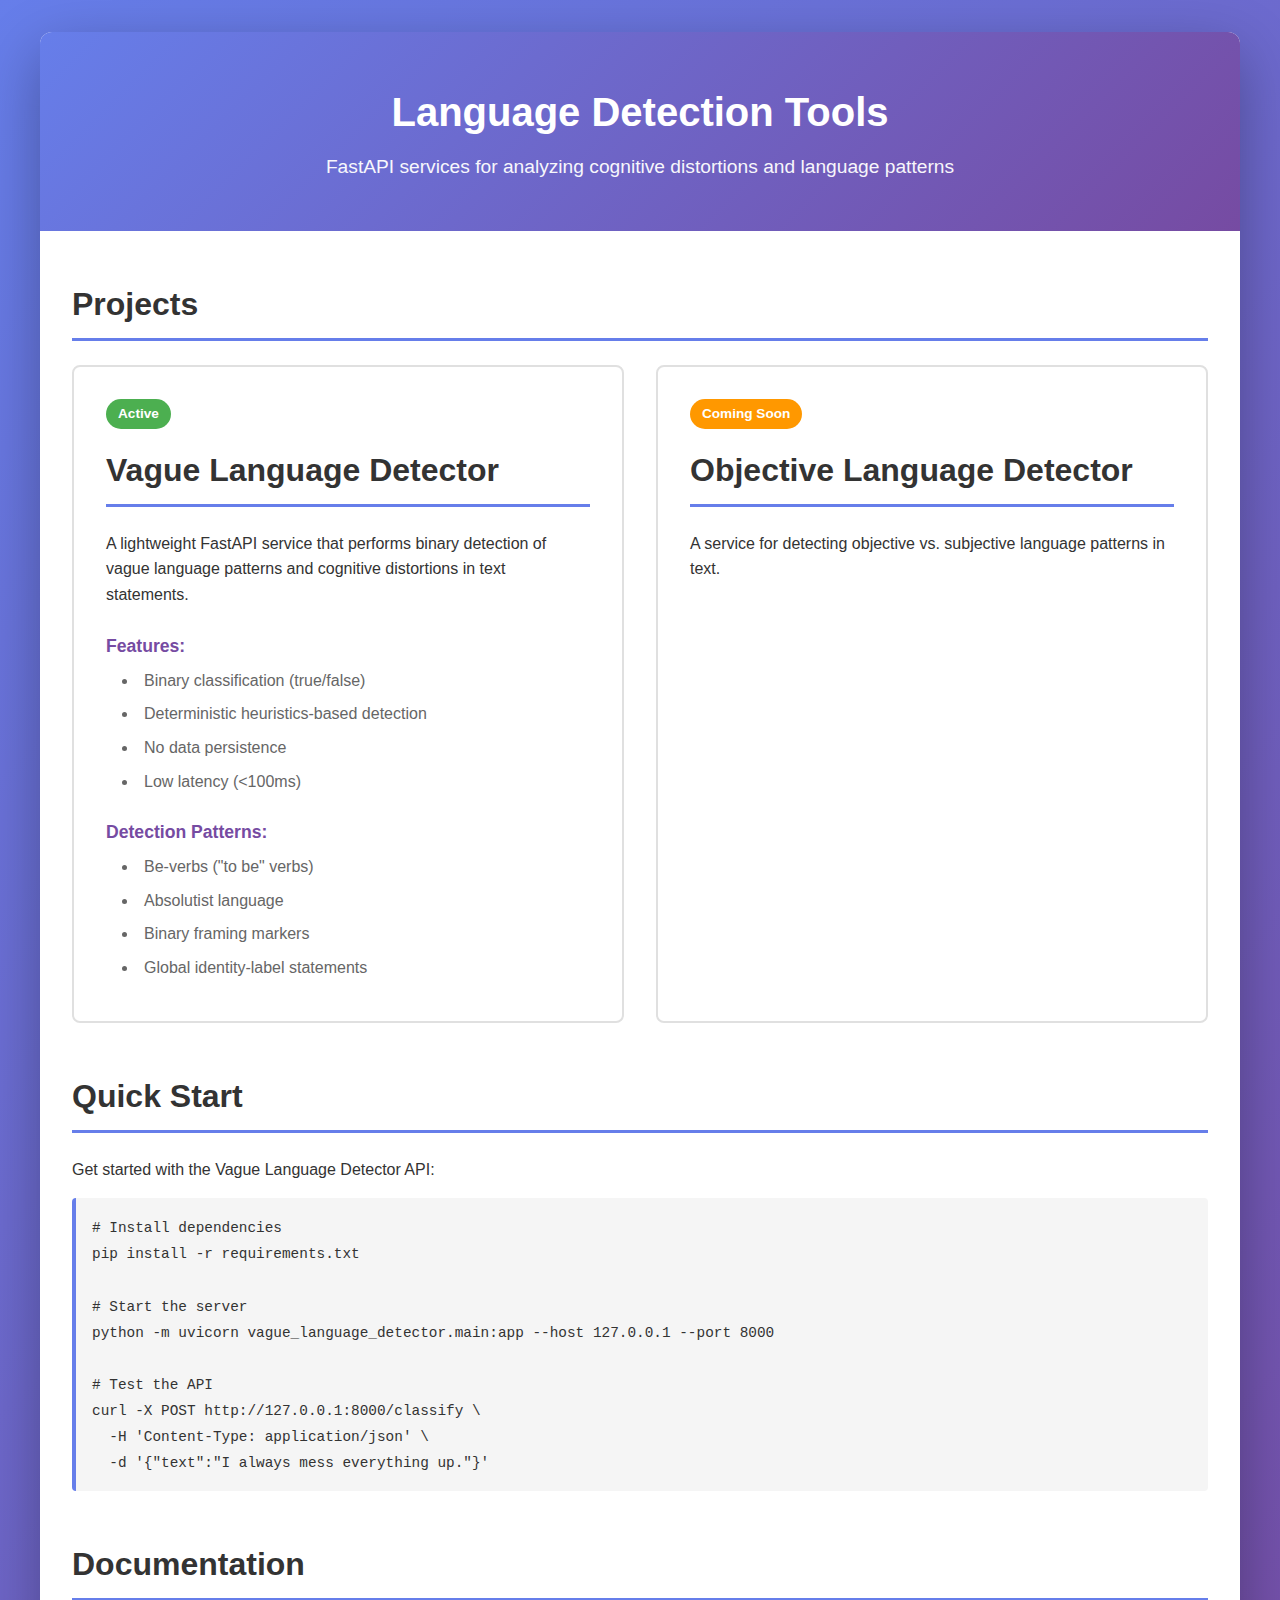
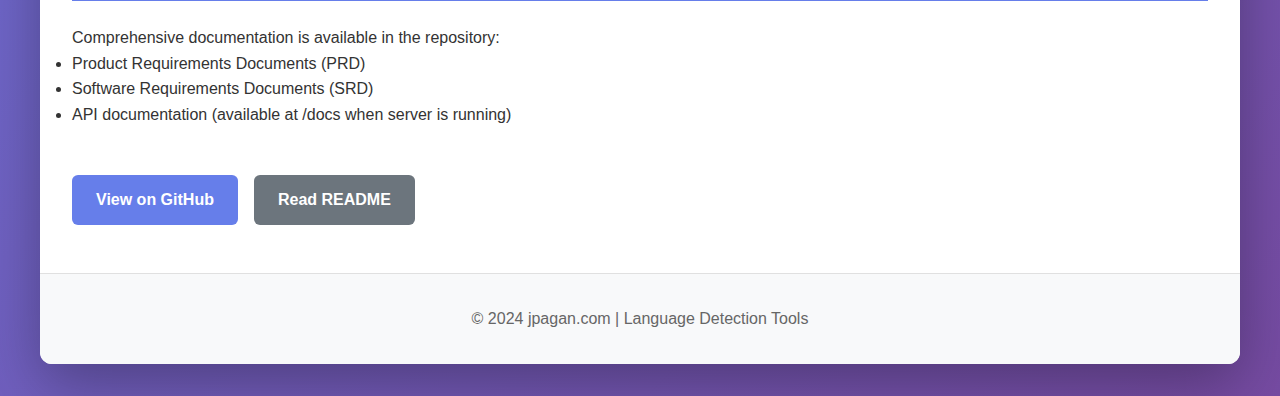
<file: index.html>
<!DOCTYPE html>
<html lang="en">
<head>
    <meta charset="UTF-8">
    <meta name="viewport" content="width=device-width, initial-scale=1.0">
    <title>Language Detection Tools - jpagan.com</title>
    <style>
        * {
            margin: 0;
            padding: 0;
            box-sizing: border-box;
        }

        body {
            font-family: -apple-system, BlinkMacSystemFont, 'Segoe UI', Roboto, Oxygen, Ubuntu, Cantarell, sans-serif;
            line-height: 1.6;
            color: #333;
            background: linear-gradient(135deg, #667eea 0%, #764ba2 100%);
            min-height: 100vh;
            padding: 2rem;
        }

        .container {
            max-width: 1200px;
            margin: 0 auto;
            background: white;
            border-radius: 12px;
            box-shadow: 0 20px 60px rgba(0, 0, 0, 0.3);
            overflow: hidden;
        }

        header {
            background: linear-gradient(135deg, #667eea 0%, #764ba2 100%);
            color: white;
            padding: 3rem 2rem;
            text-align: center;
        }

        header h1 {
            font-size: 2.5rem;
            margin-bottom: 0.5rem;
            font-weight: 700;
        }

        header p {
            font-size: 1.2rem;
            opacity: 0.95;
        }

        .content {
            padding: 3rem 2rem;
        }

        .projects {
            display: grid;
            grid-template-columns: repeat(auto-fit, minmax(300px, 1fr));
            gap: 2rem;
            margin-bottom: 3rem;
        }

        .project-card {
            border: 2px solid #e0e0e0;
            border-radius: 8px;
            padding: 2rem;
            transition: transform 0.3s, box-shadow 0.3s;
        }

        .project-card:hover {
            transform: translateY(-5px);
            box-shadow: 0 10px 30px rgba(0, 0, 0, 0.1);
            border-color: #667eea;
        }

        .project-card h2 {
            color: #667eea;
            margin-bottom: 1rem;
            font-size: 1.5rem;
        }

        .project-card h3 {
            color: #764ba2;
            margin-top: 1.5rem;
            margin-bottom: 0.5rem;
            font-size: 1.1rem;
        }

        .project-card ul {
            list-style-position: inside;
            margin-left: 1rem;
            color: #666;
        }

        .project-card li {
            margin-bottom: 0.5rem;
        }

        .status {
            display: inline-block;
            padding: 0.25rem 0.75rem;
            border-radius: 20px;
            font-size: 0.85rem;
            font-weight: 600;
            margin-bottom: 1rem;
        }

        .status.active {
            background: #4caf50;
            color: white;
        }

        .status.coming-soon {
            background: #ff9800;
            color: white;
        }

        .section {
            margin-bottom: 3rem;
        }

        .section h2 {
            color: #333;
            margin-bottom: 1.5rem;
            font-size: 2rem;
            border-bottom: 3px solid #667eea;
            padding-bottom: 0.5rem;
        }

        .code-block {
            background: #f5f5f5;
            border-left: 4px solid #667eea;
            padding: 1rem;
            margin: 1rem 0;
            border-radius: 4px;
            overflow-x: auto;
        }

        .code-block code {
            font-family: 'Courier New', monospace;
            font-size: 0.9rem;
            color: #333;
        }

        .links {
            display: flex;
            gap: 1rem;
            flex-wrap: wrap;
            margin-top: 2rem;
        }

        .link-button {
            display: inline-block;
            padding: 0.75rem 1.5rem;
            background: #667eea;
            color: white;
            text-decoration: none;
            border-radius: 6px;
            font-weight: 600;
            transition: background 0.3s;
        }

        .link-button:hover {
            background: #764ba2;
        }

        .link-button.secondary {
            background: #6c757d;
        }

        .link-button.secondary:hover {
            background: #5a6268;
        }

        footer {
            background: #f8f9fa;
            padding: 2rem;
            text-align: center;
            color: #666;
            border-top: 1px solid #e0e0e0;
        }

        @media (max-width: 768px) {
            header h1 {
                font-size: 2rem;
            }

            .content {
                padding: 2rem 1rem;
            }

            .projects {
                grid-template-columns: 1fr;
            }
        }
    </style>
</head>
<body>
    <div class="container">
        <header>
            <h1>Language Detection Tools</h1>
            <p>FastAPI services for analyzing cognitive distortions and language patterns</p>
        </header>

        <div class="content">
            <section class="section">
                <h2>Projects</h2>
                <div class="projects">
                    <div class="project-card">
                        <span class="status active">Active</span>
                        <h2>Vague Language Detector</h2>
                        <p>A lightweight FastAPI service that performs binary detection of vague language patterns and cognitive distortions in text statements.</p>
                        
                        <h3>Features:</h3>
                        <ul>
                            <li>Binary classification (true/false)</li>
                            <li>Deterministic heuristics-based detection</li>
                            <li>No data persistence</li>
                            <li>Low latency (&lt;100ms)</li>
                        </ul>

                        <h3>Detection Patterns:</h3>
                        <ul>
                            <li>Be-verbs ("to be" verbs)</li>
                            <li>Absolutist language</li>
                            <li>Binary framing markers</li>
                            <li>Global identity-label statements</li>
                        </ul>
                    </div>

                    <div class="project-card">
                        <span class="status coming-soon">Coming Soon</span>
                        <h2>Objective Language Detector</h2>
                        <p>A service for detecting objective vs. subjective language patterns in text.</p>
                    </div>
                </div>
            </section>

            <section class="section">
                <h2>Quick Start</h2>
                <p>Get started with the Vague Language Detector API:</p>
                
                <div class="code-block">
                    <code>
# Install dependencies<br>
pip install -r requirements.txt<br><br>
# Start the server<br>
python -m uvicorn vague_language_detector.main:app --host 127.0.0.1 --port 8000<br><br>
# Test the API<br>
curl -X POST http://127.0.0.1:8000/classify \<br>
&nbsp;&nbsp;-H 'Content-Type: application/json' \<br>
&nbsp;&nbsp;-d '{"text":"I always mess everything up."}'
                    </code>
                </div>
            </section>

            <section class="section">
                <h2>Documentation</h2>
                <p>Comprehensive documentation is available in the repository:</p>
                <ul>
                    <li>Product Requirements Documents (PRD)</li>
                    <li>Software Requirements Documents (SRD)</li>
                    <li>API documentation (available at /docs when server is running)</li>
                </ul>
            </section>

            <div class="links">
                <a href="https://github.com/jacpagan/vague-language-detector" class="link-button" target="_blank">View on GitHub</a>
                <a href="/README.md" class="link-button secondary">Read README</a>
            </div>
        </div>

        <footer>
            <p>&copy; 2024 jpagan.com | Language Detection Tools</p>
        </footer>
    </div>
</body>
</html>
</file>
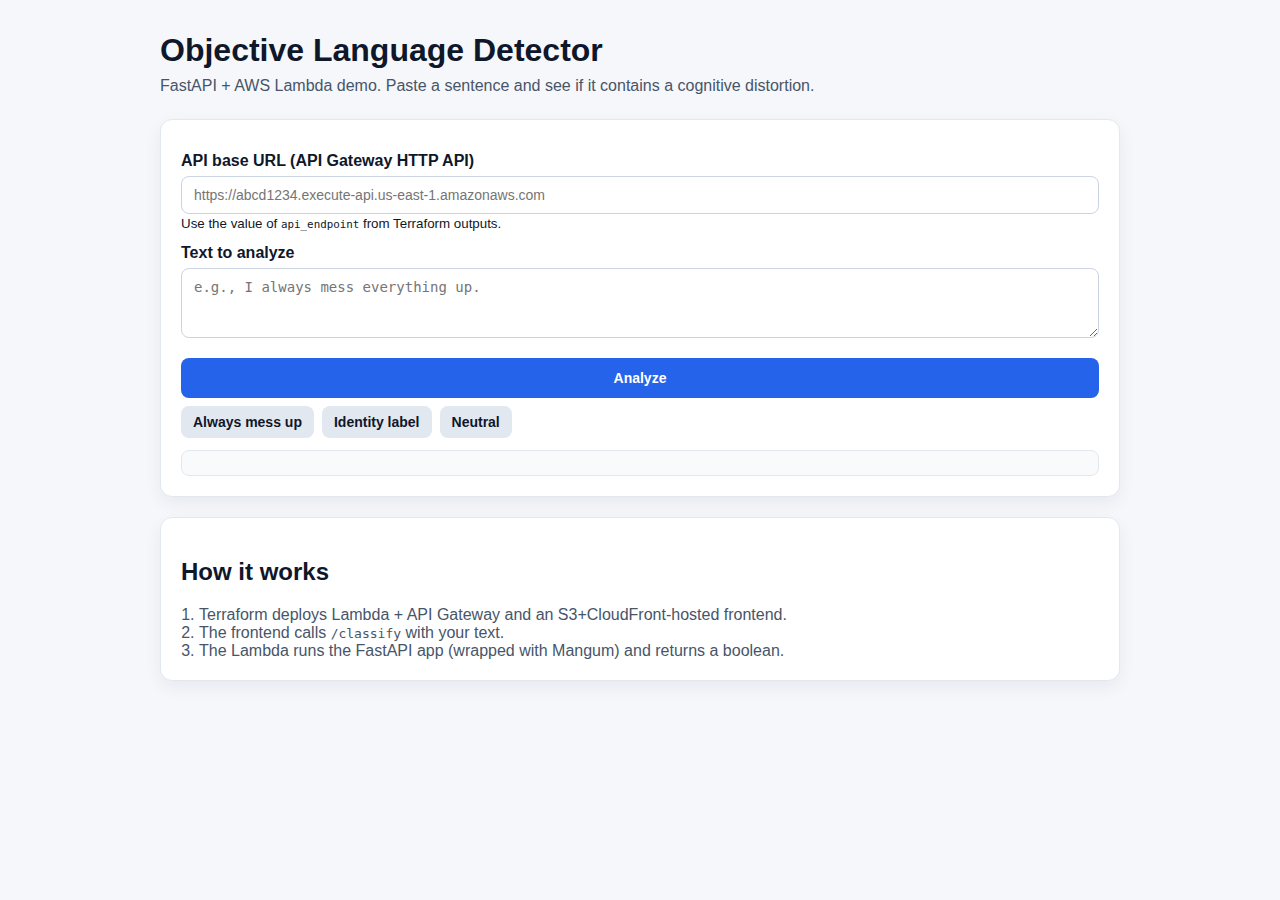
<file: frontend/index.html>
<!DOCTYPE html>
<html lang="en">
<head>
  <meta charset="UTF-8">
  <meta name="viewport" content="width=device-width, initial-scale=1.0">
  <title>Objective Language Detector</title>
  <link rel="stylesheet" href="style.css">
</head>
<body>
  <main class="container">
    <header>
      <h1>Objective Language Detector</h1>
      <p>FastAPI + AWS Lambda demo. Paste a sentence and see if it contains a cognitive distortion.</p>
    </header>

    <section class="card">
      <label for="apiUrl">API base URL (API Gateway HTTP API)</label>
      <input id="apiUrl" type="url" placeholder="https://abcd1234.execute-api.us-east-1.amazonaws.com" />
      <small>Use the value of <code>api_endpoint</code> from Terraform outputs.</small>

      <label for="textInput">Text to analyze</label>
      <textarea id="textInput" rows="3" placeholder="e.g., I always mess everything up."></textarea>

      <div class="actions">
        <button id="submitBtn">Analyze</button>
        <div class="quick-picks">
          <button class="pill" data-text="I always mess everything up.">Always mess up</button>
          <button class="pill" data-text="I am a failure.">Identity label</button>
          <button class="pill" data-text="This failed yesterday.">Neutral</button>
        </div>
      </div>

      <div id="status" class="status"></div>
      <div id="result" class="result"></div>
    </section>

    <section class="card">
      <h2>How it works</h2>
      <ol>
        <li>Terraform deploys Lambda + API Gateway and an S3+CloudFront-hosted frontend.</li>
        <li>The frontend calls <code>/classify</code> with your text.</li>
        <li>The Lambda runs the FastAPI app (wrapped with Mangum) and returns a boolean.</li>
      </ol>
    </section>
  </main>

  <script src="app.js"></script>
</body>
</html>
</file>
<file: frontend/style.css>
:root {
  color-scheme: light;
  font-family: "Inter", -apple-system, BlinkMacSystemFont, "Segoe UI", sans-serif;
  background: #f6f7fb;
}

body {
  margin: 0;
  padding: 0;
  background: #f6f7fb;
  color: #0f172a;
}

.container {
  max-width: 960px;
  margin: 0 auto;
  padding: 32px 16px 64px;
}

header h1 {
  margin: 0 0 8px;
}

header p {
  margin: 0 0 24px;
  color: #475569;
}

.card {
  background: #fff;
  border: 1px solid #e2e8f0;
  border-radius: 12px;
  padding: 20px;
  margin-bottom: 20px;
  box-shadow: 0 6px 18px rgba(15, 23, 42, 0.06);
}

label {
  display: block;
  font-weight: 600;
  margin: 12px 0 6px;
}

input[type="url"],
textarea {
  width: 100%;
  padding: 10px 12px;
  border: 1px solid #cbd5e1;
  border-radius: 8px;
  font-size: 14px;
  box-sizing: border-box;
}

textarea {
  resize: vertical;
}

.actions {
  margin-top: 16px;
  display: flex;
  flex-direction: column;
  gap: 8px;
}

button {
  cursor: pointer;
  border: none;
  border-radius: 8px;
  padding: 12px 16px;
  font-size: 14px;
  font-weight: 600;
  background: #2563eb;
  color: #fff;
  transition: background 0.2s ease;
}

button:disabled {
  background: #94a3b8;
  cursor: not-allowed;
}

button:hover:not(:disabled) {
  background: #1d4ed8;
}

.quick-picks {
  display: flex;
  gap: 8px;
  flex-wrap: wrap;
}

.pill {
  background: #e2e8f0;
  color: #0f172a;
  padding: 8px 12px;
}

.status {
  margin-top: 10px;
  font-size: 14px;
  color: #334155;
}

.status.success {
  color: #15803d;
}

.status.error {
  color: #b91c1c;
}

.result {
  margin-top: 12px;
  padding: 12px;
  background: #f8fafc;
  border: 1px solid #e2e8f0;
  border-radius: 8px;
  font-family: "SFMono-Regular", Consolas, "Liberation Mono", Menlo, monospace;
  white-space: pre-wrap;
}

.badge {
  display: inline-block;
  padding: 6px 10px;
  border-radius: 999px;
  font-weight: 700;
  margin-bottom: 8px;
}

.badge.good {
  background: #ecfdf3;
  color: #15803d;
}

.badge.bad {
  background: #fef2f2;
  color: #b91c1c;
}

ol {
  margin: 0 0 0 18px;
  padding: 0;
  color: #475569;
}
</file>
